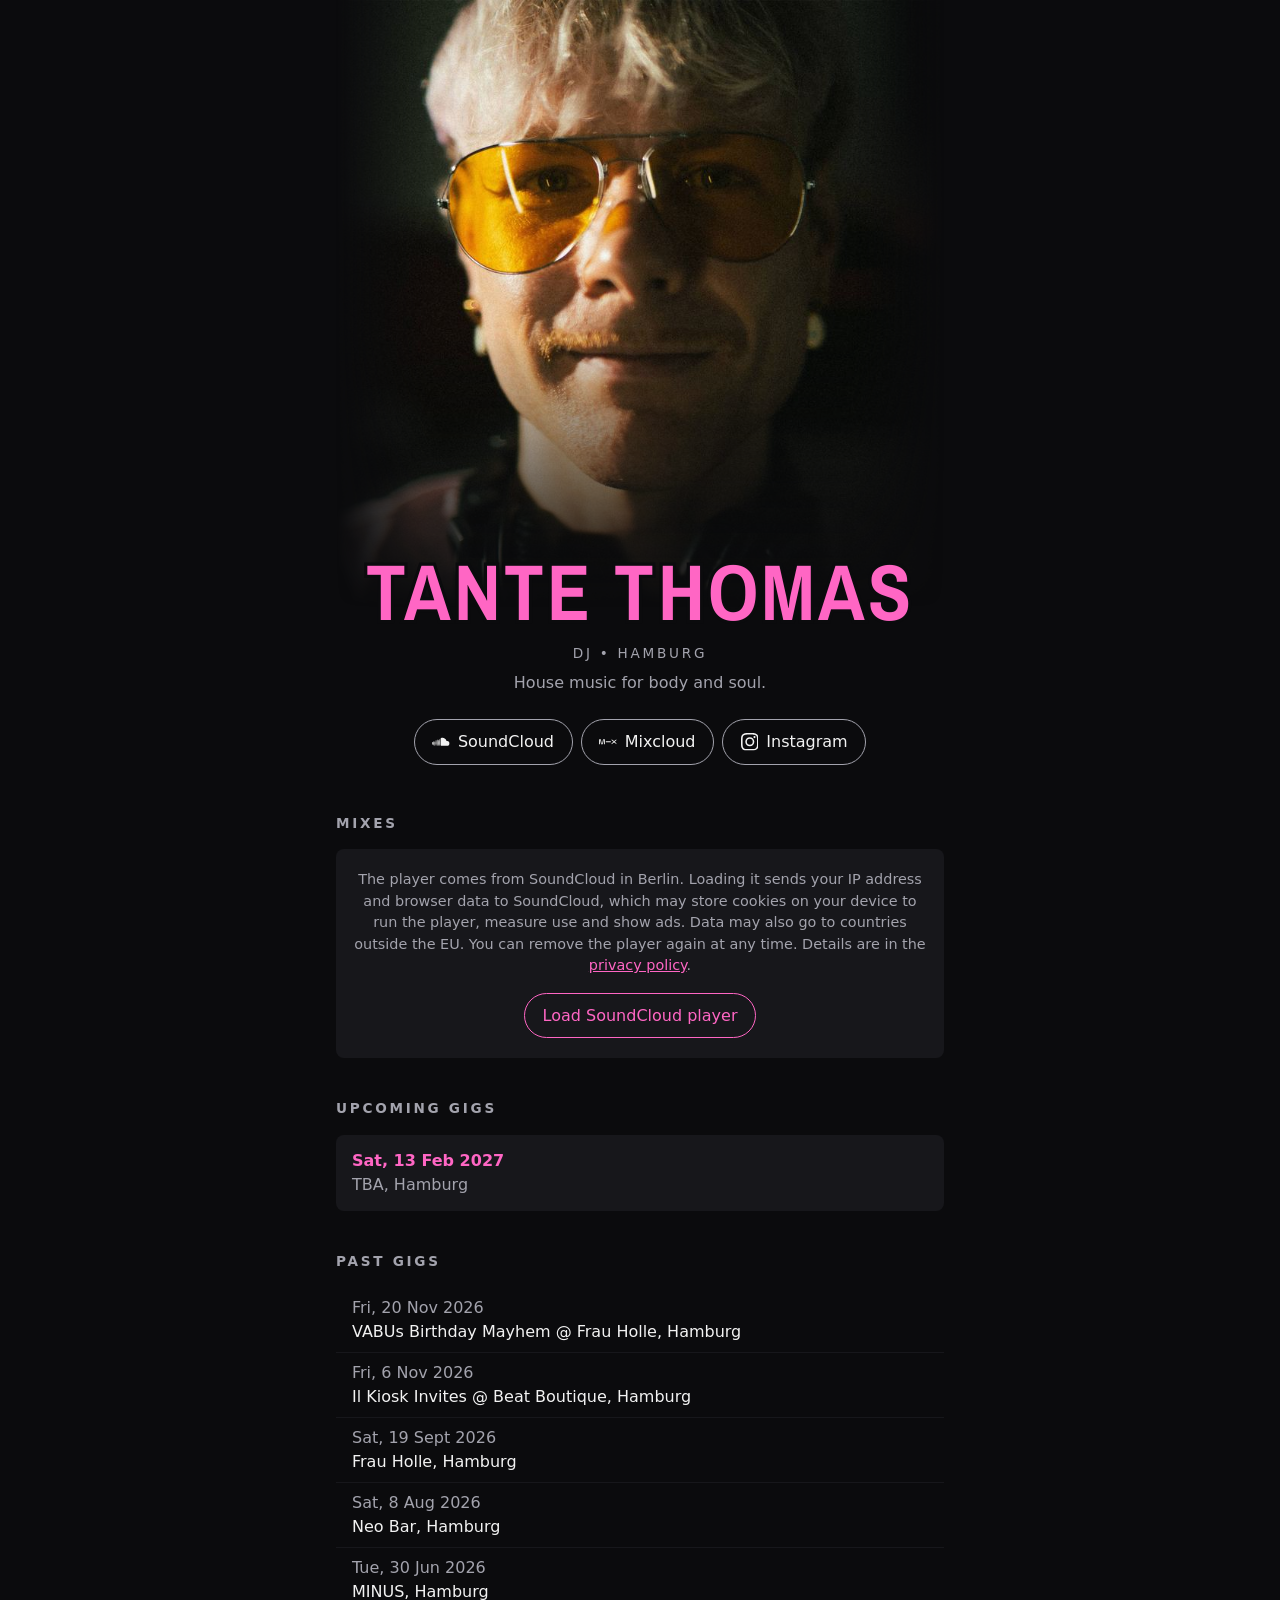
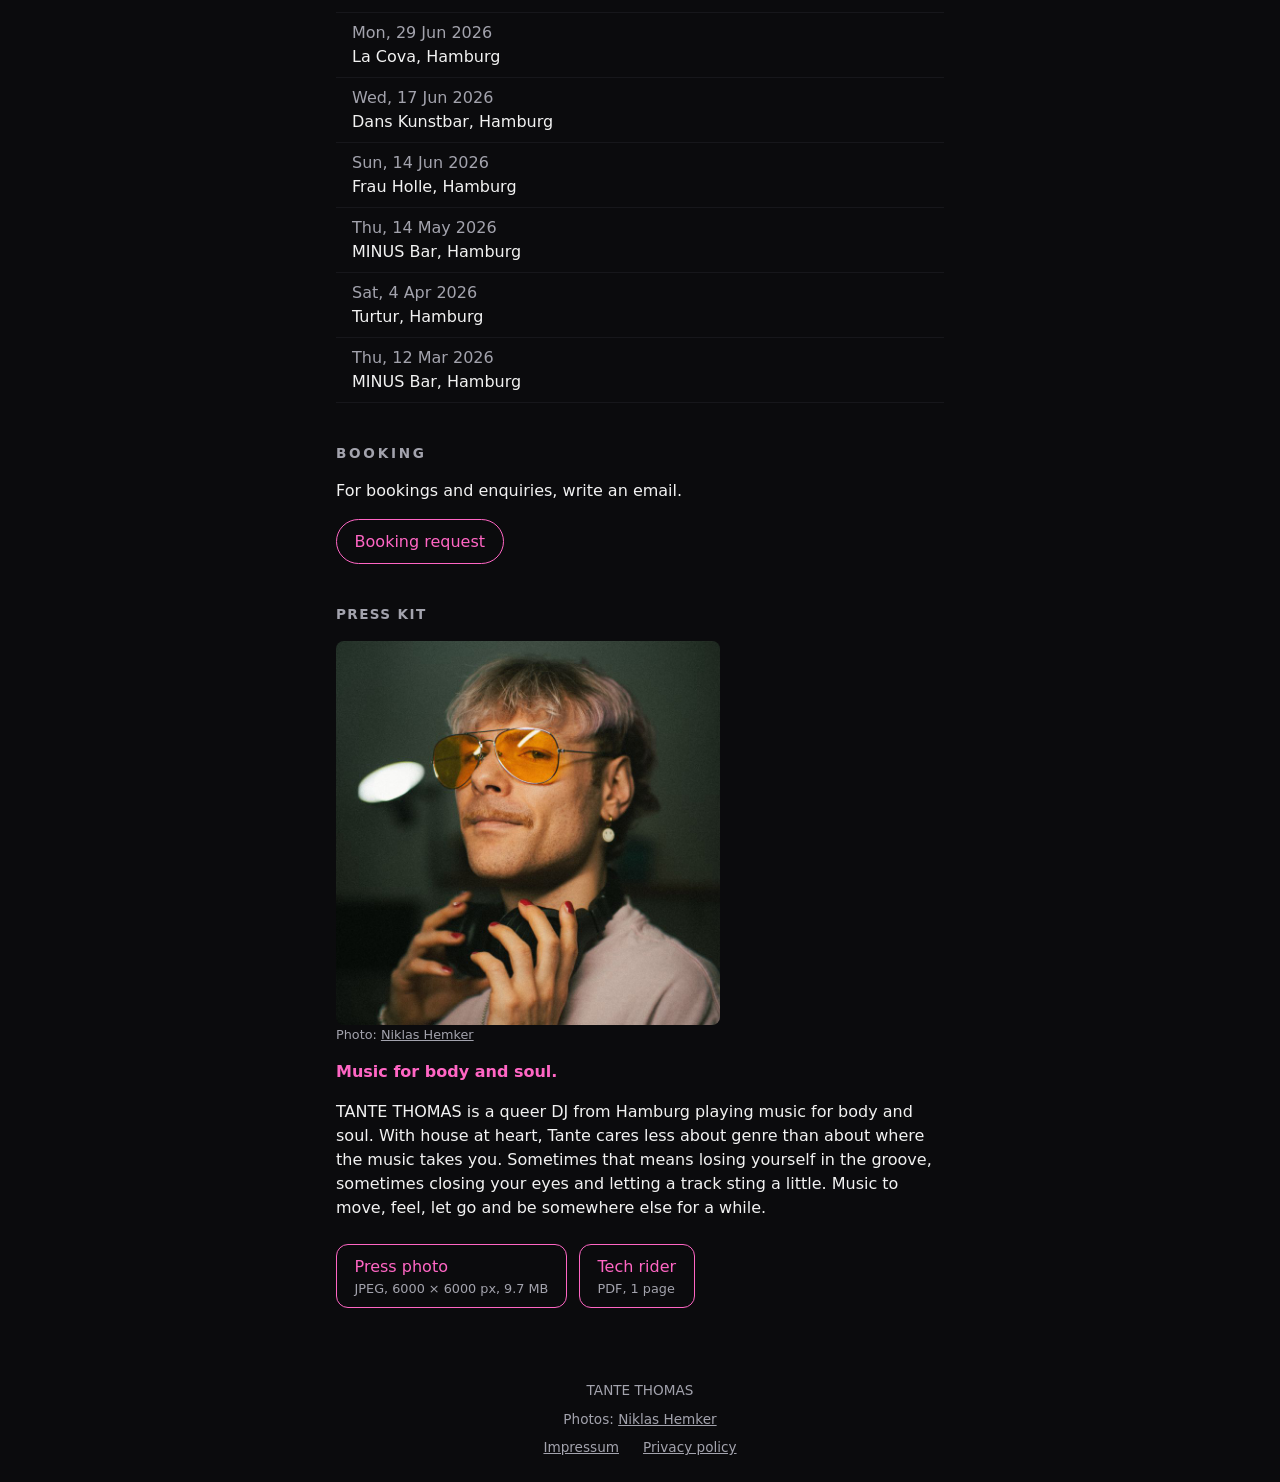
<file: site/index.html>
<!doctype html>
<html lang="en">
<head>
  <meta charset="utf-8">
  <meta name="viewport" content="width=device-width, initial-scale=1">
  <meta name="description" content="DJ TANTE THOMAS from Hamburg. House music for body and soul. Mixes, gigs and booking.">
  <meta name="color-scheme" content="dark">
  <title>TANTE THOMAS</title>
  <!-- The preview card a shared link shows (Open Graph, read by WhatsApp, Instagram and others; Twitter card for X).
       Link previews need absolute URLs. The photo is square, so the small "summary" card shows it uncropped. -->
  <meta property="og:type" content="website">
  <meta property="og:url" content="https://tante-thomas.github.io/">
  <meta property="og:title" content="TANTE THOMAS">
  <meta property="og:description" content="DJ from Hamburg. House music for body and soul. Mixes, gigs and booking.">
  <meta property="og:image" content="https://tante-thomas.github.io/press/tante-thomas-press-photo-800.jpg">
  <meta property="og:image:type" content="image/jpeg">
  <meta property="og:image:width" content="800">
  <meta property="og:image:height" content="800">
  <meta property="og:image:alt" content="TANTE THOMAS in orange aviator sunglasses, holding headphones around the neck">
  <meta name="twitter:card" content="summary">
  <meta name="twitter:title" content="TANTE THOMAS">
  <meta name="twitter:description" content="DJ from Hamburg. House music for body and soul. Mixes, gigs and booking.">
  <meta name="twitter:image" content="https://tante-thomas.github.io/press/tante-thomas-press-photo-800.jpg">
  <meta name="twitter:image:alt" content="TANTE THOMAS in orange aviator sunglasses, holding headphones around the neck">
  <!-- Loaded early so the wordmark does not first show in the fallback font. -->
  <link rel="preload" href="fonts/archivo-narrow-latin-700-normal.woff2" as="font" type="font/woff2" crossorigin>
  <link rel="stylesheet" href="style.css">
  <script src="gigs.js" defer></script>
  <script src="player.js" defer></script>
</head>
<body>
  <main>
    <header class="hero">
      <img class="hero-photo" src="images/hero-800.jpg"
        srcset="images/hero-800.jpg 800w, images/hero-1280.jpg 1280w" sizes="(min-width: 40rem) 40rem, 100vw"
        width="800" height="800" alt="TANTE THOMAS in orange aviator sunglasses, close up">
      <h1 class="wordmark">TANTE THOMAS</h1>
      <p class="role">DJ • Hamburg</p>
      <p class="genre">House music for body and soul.</p>
      <ul class="links">
        <li><a href="https://soundcloud.com/tantethomas"><svg class="icon" aria-hidden="true"><use href="icons.svg#soundcloud"></use></svg>SoundCloud</a></li>
        <li><a href="https://www.mixcloud.com/TanteThomas/"><svg class="icon" aria-hidden="true"><use href="icons.svg#mixcloud"></use></svg>Mixcloud</a></li>
        <li><a href="https://www.instagram.com/tante.thomas.dj/"><svg class="icon" aria-hidden="true"><use href="icons.svg#instagram"></use></svg>Instagram</a></li>
      </ul>
    </header>

    <section aria-labelledby="mixes-heading">
      <h2 id="mixes-heading">Mixes</h2>
      <!-- The profile player lists the newest uploads, so a new mix needs no change here.
           46170096 is the user ID of soundcloud.com/tantethomas, from SoundCloud's oEmbed answer.
           player.js inserts the player only after the click (privacy.html, "SoundCloud player"). -->
      <div id="player-consent" class="player-consent"
        data-player-source="https://w.soundcloud.com/player/?visual=true&amp;url=https%3A%2F%2Fapi.soundcloud.com%2Fusers%2F46170096&amp;show_artwork=true">
        <p>The player comes from SoundCloud in Berlin. Loading it sends your IP address and browser data to SoundCloud,
          which may store cookies on your device to run the player, measure use and show ads.
          Data may also go to countries outside the EU. You can remove the player again at any time.
          Details are in the <a href="privacy.html#soundcloud">privacy policy</a>.</p>
        <button id="load-player" class="button" type="button">Load SoundCloud player</button>
      </div>
      <button id="unload-player" class="unload-player" type="button" hidden>Remove SoundCloud player</button>
    </section>

    <section aria-labelledby="gigs-heading">
      <h2 id="gigs-heading">Upcoming gigs</h2>
      <!-- Both gig lists are filled by gigs.js from gigs.csv. -->
      <ul id="gig-list" class="gig-list"></ul>
      <p id="gig-status" aria-live="polite">Loading gigs …</p>
    </section>

    <section id="past-gigs" aria-labelledby="past-gigs-heading" hidden>
      <h2 id="past-gigs-heading">Past gigs</h2>
      <ul id="past-gig-list" class="gig-list past"></ul>
    </section>

    <section class="booking" aria-labelledby="booking-heading">
      <h2 id="booking-heading">Booking</h2>
      <p>For bookings and enquiries, write an email.</p>
      <a class="button" href="mailto:thomaswening94@gmail.com?subject=Booking%20request">Booking request</a>

      <!-- The files live in site/press/. docs/development.md says how to replace them. -->
      <div class="press-kit">
        <h3>Press kit</h3>
        <img class="press-photo" src="press/tante-thomas-press-photo-800.jpg" width="800" height="800" loading="lazy"
          alt="TANTE THOMAS in orange aviator sunglasses, holding headphones around the neck">
        <p class="photo-credit">Photo: <a href="https://www.instagram.com/niklas_schniklas/">Niklas Hemker</a></p>
        <p class="genre-line">Music for body and soul.</p>
        <p>TANTE THOMAS is a queer DJ from Hamburg playing music for body and soul. With house at heart,
          Tante cares less about genre than about where the music takes you. Sometimes that means losing yourself
          in the groove, sometimes closing your eyes and letting a track sting a little. Music to move, feel,
          let go and be somewhere else for a while.</p>
        <ul class="downloads">
          <li><a class="button" href="press/tante-thomas-press-photo.jpg" download>Press photo<span class="file-info">JPEG, 6000 × 6000 px, 9.7 MB</span></a></li>
          <li><a class="button" href="press/tante-thomas-technical-rider.pdf" download>Tech rider<span class="file-info">PDF, 1 page</span></a></li>
        </ul>
      </div>
    </section>
  </main>

  <footer>
    <p>TANTE THOMAS</p>
    <p>Photos: <a href="https://www.instagram.com/niklas_schniklas/">Niklas Hemker</a></p>
    <nav aria-label="Legal"><a href="impressum.html">Impressum</a> <a href="privacy.html">Privacy policy</a></nav>
  </footer>
</body>
</html>
</file>
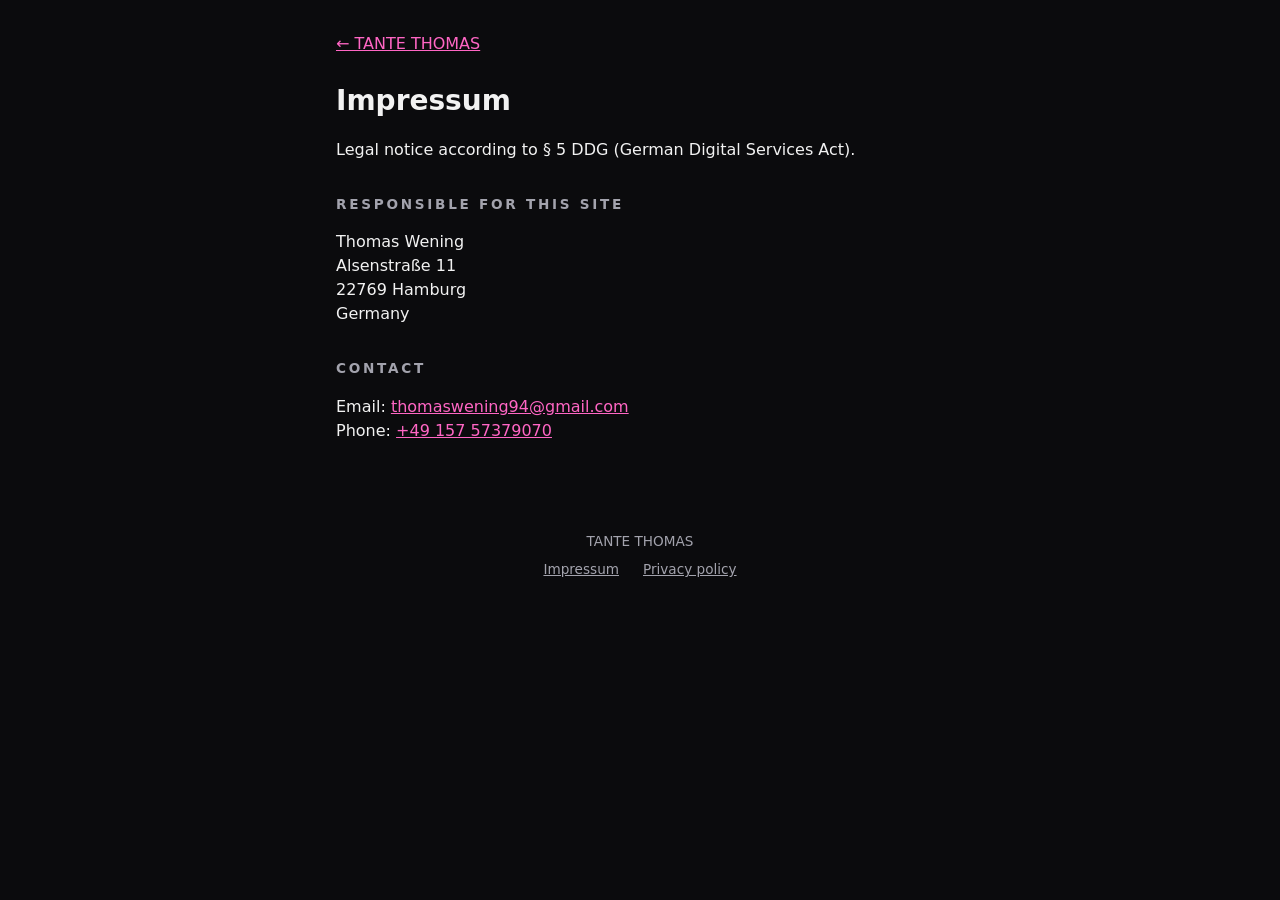
<file: site/impressum.html>
<!doctype html>
<html lang="en">
<head>
  <meta charset="utf-8">
  <meta name="viewport" content="width=device-width, initial-scale=1">
  <meta name="color-scheme" content="dark">
  <meta name="robots" content="noindex">
  <title>Impressum · TANTE THOMAS</title>
  <link rel="stylesheet" href="style.css">
</head>
<body>
  <main class="legal">
    <a href="./">← TANTE THOMAS</a>
    <h1>Impressum</h1>
    <p>Legal notice according to § 5 DDG (German Digital Services Act).</p>

    <h2>Responsible for this site</h2>
    <!-- § 5 DDG asks for an address where legal letters can be served, so no PO box. -->
    <address>
      Thomas Wening<br>
      Alsenstraße 11<br>
      22769 Hamburg<br>
      Germany
    </address>

    <h2>Contact</h2>
    <!-- § 5 DDG asks for a second fast, direct contact besides email (CJEU C-298/07). -->
    <p>Email: <a href="mailto:thomaswening94@gmail.com">thomaswening94@gmail.com</a><br>
      Phone: <a href="tel:+4915757379070">+49 157 57379070</a></p>
  </main>

  <footer>
    <p>TANTE THOMAS</p>
    <nav aria-label="Legal"><a href="impressum.html">Impressum</a> <a href="privacy.html">Privacy policy</a></nav>
  </footer>
</body>
</html>
</file>
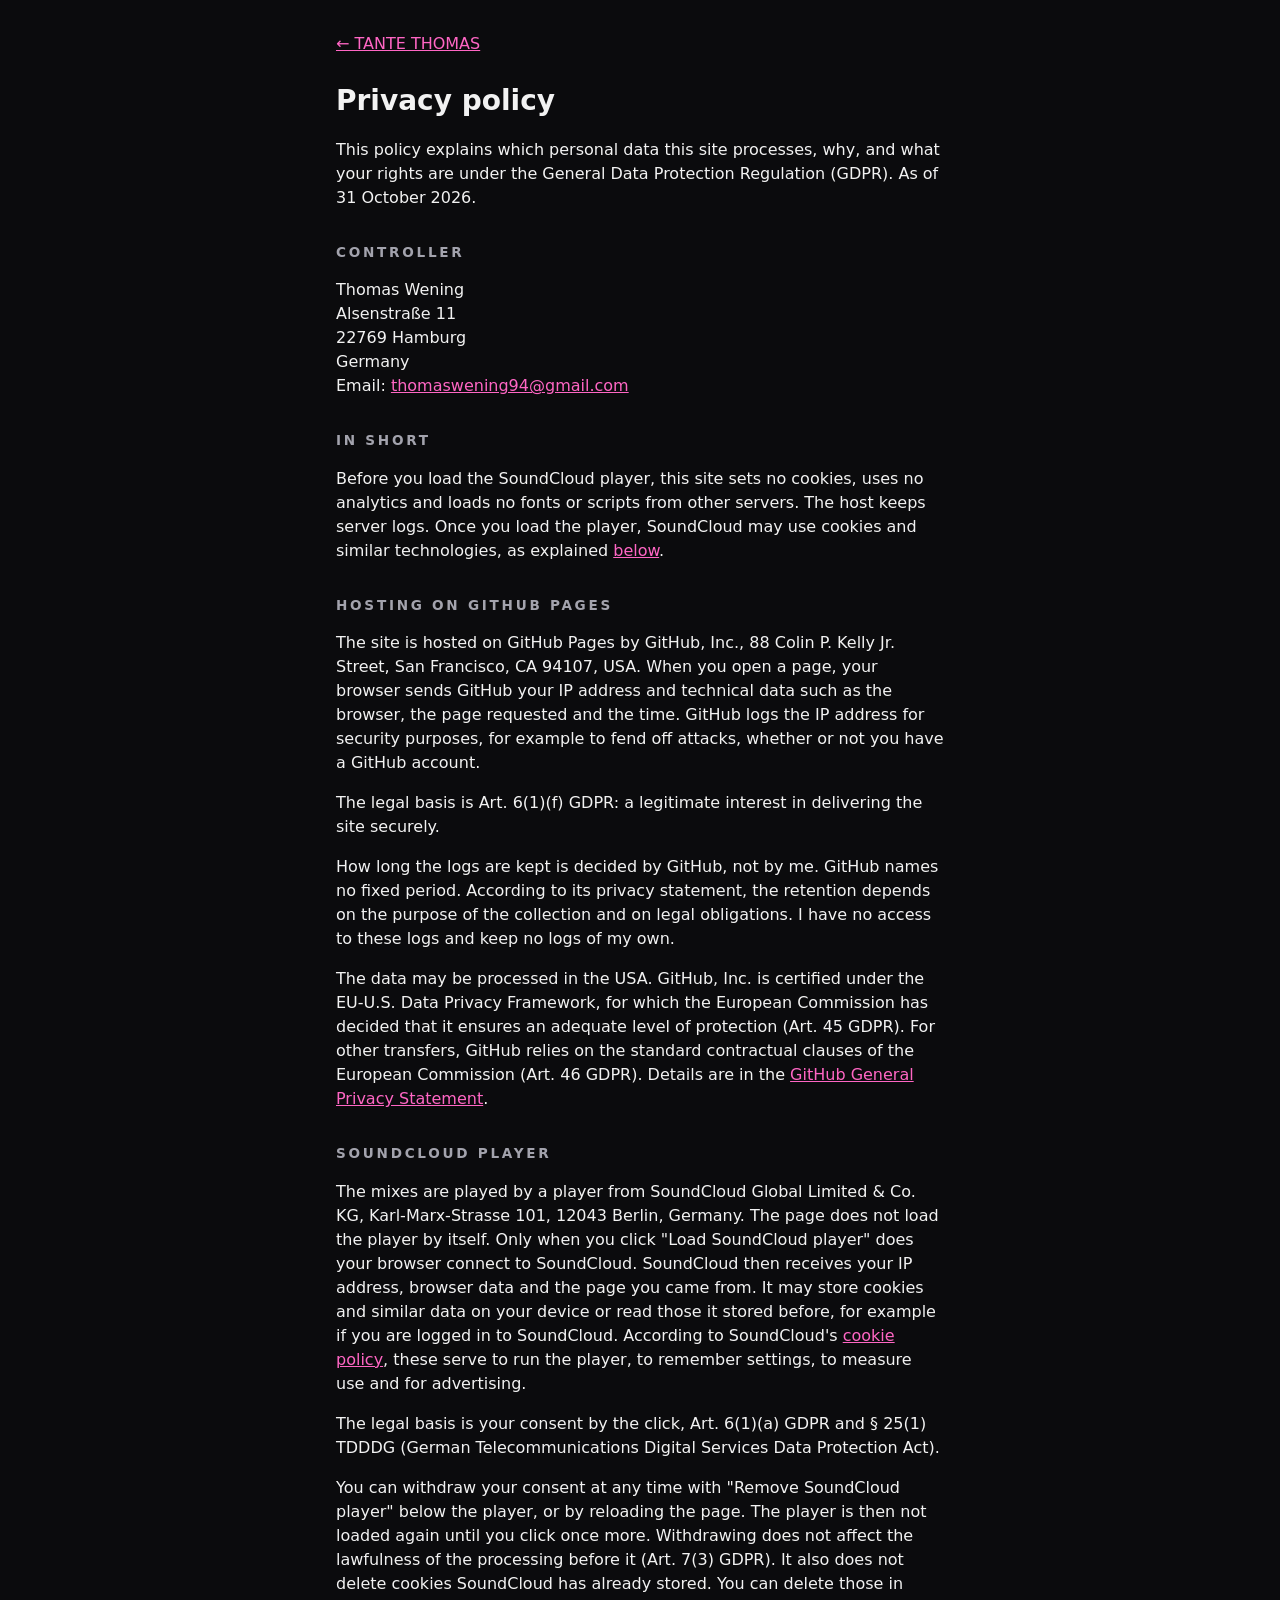
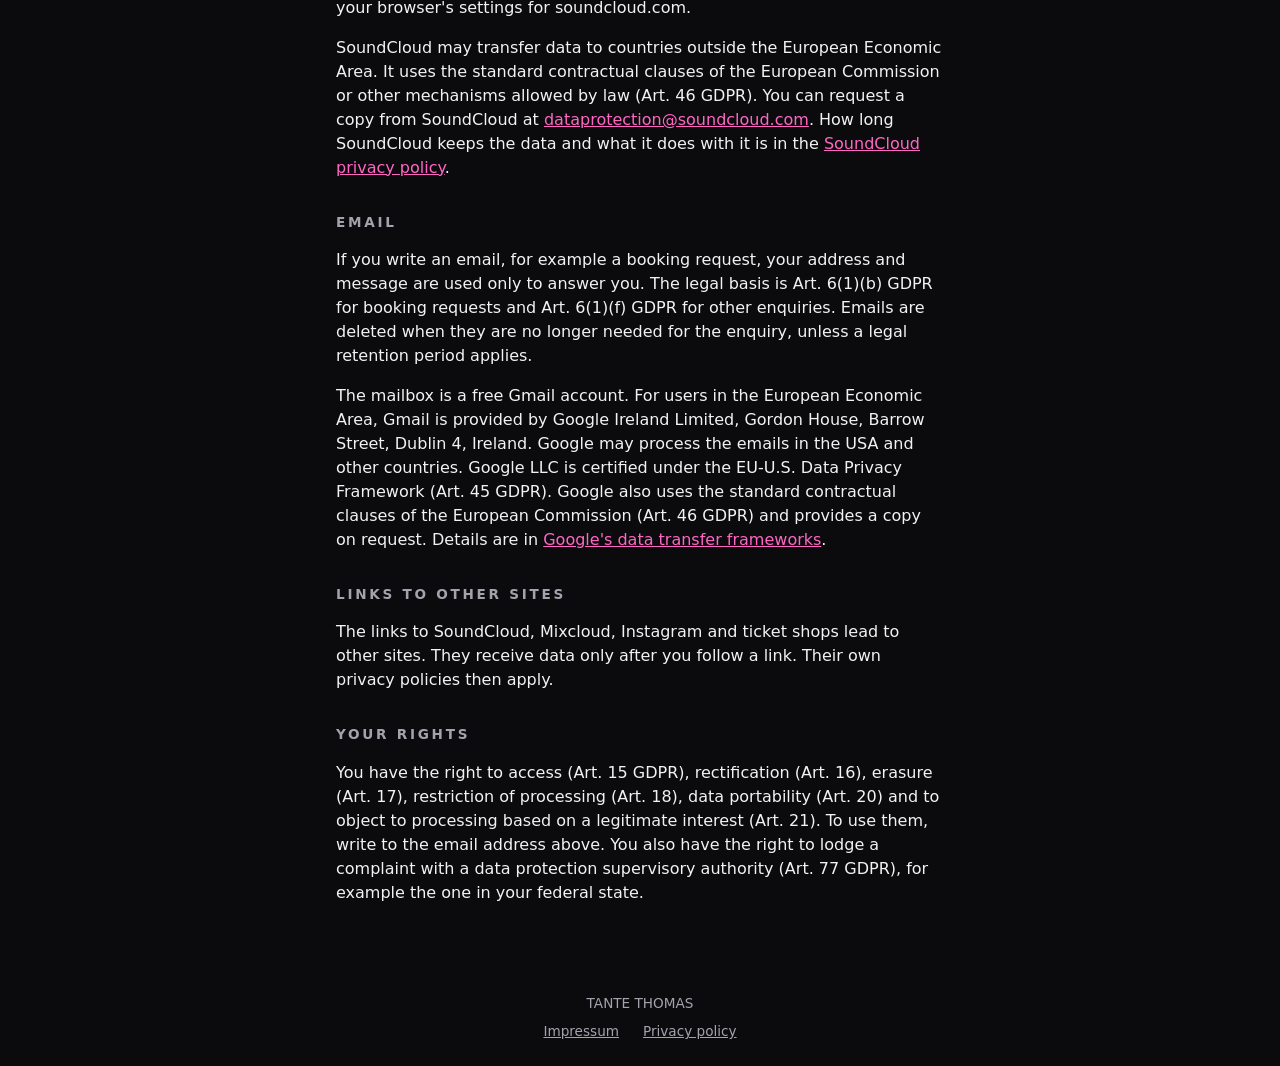
<file: site/privacy.html>
<!doctype html>
<html lang="en">
<head>
  <meta charset="utf-8">
  <meta name="viewport" content="width=device-width, initial-scale=1">
  <meta name="color-scheme" content="dark">
  <meta name="robots" content="noindex">
  <title>Privacy policy · TANTE THOMAS</title>
  <link rel="stylesheet" href="style.css">
</head>
<body>
  <main class="legal">
    <a href="./">← TANTE THOMAS</a>
    <h1>Privacy policy</h1>
    <p>This policy explains which personal data this site processes, why, and what your rights are under the
      General Data Protection Regulation (GDPR). As of 31 October 2026.</p>

    <h2>Controller</h2>
    <address>
      Thomas Wening<br>
      Alsenstraße 11<br>
      22769 Hamburg<br>
      Germany<br>
      Email: <a href="mailto:thomaswening94@gmail.com">thomaswening94@gmail.com</a>
    </address>

    <h2>In short</h2>
    <p>Before you load the SoundCloud player, this site sets no cookies, uses no analytics and loads no fonts or scripts
      from other servers. The host keeps server logs. Once you load the player, SoundCloud may use cookies and similar
      technologies, as explained <a href="#soundcloud">below</a>.</p>

    <h2 id="hosting">Hosting on GitHub Pages</h2>
    <p>The site is hosted on GitHub Pages by GitHub, Inc., 88 Colin P. Kelly Jr. Street, San Francisco, CA 94107, USA.
      When you open a page, your browser sends GitHub your IP address and technical data such as the browser,
      the page requested and the time. GitHub logs the IP address for security purposes, for example to fend off attacks,
      whether or not you have a GitHub account.</p>
    <p>The legal basis is Art. 6(1)(f) GDPR: a legitimate interest in delivering the site securely.</p>
    <p>How long the logs are kept is decided by GitHub, not by me. GitHub names no fixed period. According to its privacy
      statement, the retention depends on the purpose of the collection and on legal obligations.
      I have no access to these logs and keep no logs of my own.</p>
    <p>The data may be processed in the USA. GitHub, Inc. is certified under the EU-U.S. Data Privacy Framework,
      for which the European Commission has decided that it ensures an adequate level of protection (Art. 45 GDPR).
      For other transfers, GitHub relies on the standard contractual clauses of the European Commission (Art. 46 GDPR).
      Details are in the <a href="https://docs.github.com/en/site-policy/privacy-policies/github-general-privacy-statement">GitHub
      General Privacy Statement</a>.</p>

    <h2 id="soundcloud">SoundCloud player</h2>
    <p>The mixes are played by a player from SoundCloud Global Limited &amp; Co. KG, Karl-Marx-Strasse 101, 12043 Berlin, Germany.
      The page does not load the player by itself. Only when you click "Load SoundCloud player" does your browser
      connect to SoundCloud. SoundCloud then receives your IP address, browser data and the page you came from.
      It may store cookies and similar data on your device or read those it stored before, for example if you are logged in to SoundCloud.
      According to SoundCloud's <a href="https://soundcloud.com/pages/cookies">cookie policy</a>, these serve to run the player,
      to remember settings, to measure use and for advertising.</p>
    <p>The legal basis is your consent by the click, Art. 6(1)(a) GDPR and § 25(1) TDDDG (German Telecommunications
      Digital Services Data Protection Act).</p>
    <p>You can withdraw your consent at any time with "Remove SoundCloud player" below the player, or by reloading the page.
      The player is then not loaded again until you click once more. Withdrawing does not affect the lawfulness of the
      processing before it (Art. 7(3) GDPR). It also does not delete cookies SoundCloud has already stored.
      You can delete those in your browser's settings for soundcloud.com.</p>
    <p>SoundCloud may transfer data to countries outside the European Economic Area. It uses the standard contractual clauses
      of the European Commission or other mechanisms allowed by law (Art. 46 GDPR). You can request a copy from SoundCloud
      at <a href="mailto:dataprotection@soundcloud.com">dataprotection@soundcloud.com</a>.
      How long SoundCloud keeps the data and what it does with it is in the
      <a href="https://soundcloud.com/pages/privacy">SoundCloud privacy policy</a>.</p>

    <h2 id="email">Email</h2>
    <p>If you write an email, for example a booking request, your address and message are used only to answer you.
      The legal basis is Art. 6(1)(b) GDPR for booking requests and Art. 6(1)(f) GDPR for other enquiries.
      Emails are deleted when they are no longer needed for the enquiry, unless a legal retention period applies.</p>
    <p>The mailbox is a free Gmail account. For users in the European Economic Area, Gmail is provided by Google Ireland Limited,
      Gordon House, Barrow Street, Dublin 4, Ireland. Google may process the emails in the USA and other countries.
      Google LLC is certified under the EU-U.S. Data Privacy Framework (Art. 45 GDPR). Google also uses the standard
      contractual clauses of the European Commission (Art. 46 GDPR) and provides a copy on request.
      Details are in <a href="https://policies.google.com/privacy/frameworks">Google's data transfer frameworks</a>.</p>

    <h2 id="links">Links to other sites</h2>
    <p>The links to SoundCloud, Mixcloud, Instagram and ticket shops lead to other sites. They receive data only after you
      follow a link. Their own privacy policies then apply.</p>

    <h2 id="rights">Your rights</h2>
    <p>You have the right to access (Art. 15 GDPR), rectification (Art. 16), erasure (Art. 17), restriction of processing
      (Art. 18), data portability (Art. 20) and to object to processing based on a legitimate interest (Art. 21).
      To use them, write to the email address above. You also have the right to lodge a complaint with a data protection
      supervisory authority (Art. 77 GDPR), for example the one in your federal state.</p>
  </main>

  <footer>
    <p>TANTE THOMAS</p>
    <nav aria-label="Legal"><a href="impressum.html">Impressum</a> <a href="privacy.html">Privacy policy</a></nav>
  </footer>
</body>
</html>
</file>
<file: site/style.css>
/* Dark and mobile-first (docs/brief.md). Wider screens only widen the column. */

:root {
  --background: #0b0b0d;
  --surface: #17171b;
  --text: #f2f2f2;
  --muted: #a3a3ad;
  /* The signature pink of the SoundCloud set covers, for the wordmark, links, buttons and gig dates. */
  --accent: #ff66c4;
  --column-width: 40rem;
  --gutter: 1rem;
}

*,
*::before,
*::after {
  box-sizing: border-box;
}

body {
  margin: 0;
  background: var(--background);
  color: var(--text);
  font-family: system-ui, -apple-system, "Segoe UI", Roboto, sans-serif;
  line-height: 1.5;
}

main {
  max-width: var(--column-width);
  margin: 0 auto;
  padding: 0 var(--gutter) 3rem;
}

a {
  color: var(--accent);
}

section {
  margin-top: 2.5rem;
}

h2 {
  margin: 0 0 1rem;
  font-size: 0.85rem;
  letter-spacing: 0.2em;
  text-transform: uppercase;
  color: var(--muted);
}

/* Self-hosted, so the page asks no font service for it (privacy.html, "In short").
   Archivo Narrow by Omnibus-Type, SIL Open Font License 1.1 (fonts/OFL.txt).
   "block" hides the wordmark until the font has loaded: the wider fallback font
   would not fit on a phone and would make the page scroll sideways for a moment. */
@font-face {
  font-family: "Archivo Narrow";
  src: url("fonts/archivo-narrow-latin-700-normal.woff2") format("woff2");
  font-weight: 700;
  font-style: normal;
  font-display: block;
}

.hero {
  container-type: inline-size;
  padding: 0 0 0.5rem;
  text-align: center;
}

/* The photo runs to the screen edges on phones and fades into the page at the bottom,
   so the wordmark can sit on the faded part. On wide screens it keeps to the column. */
.hero-photo {
  display: block;
  width: calc(100% + 2 * var(--gutter));
  height: auto;
  max-height: 75vh;
  margin: 0 calc(-1 * var(--gutter));
  object-fit: cover;
  object-position: 50% 30%;
  -webkit-mask-image: linear-gradient(to bottom, black 55%, transparent);
  mask-image: linear-gradient(to bottom, black 55%, transparent);
}

/* Inside the column the sides fade as well, so the photo has no hard edges. */
@media (min-width: 42rem) {
  .hero-photo {
    width: 100%;
    margin: 0;
    -webkit-mask-image:
      linear-gradient(to bottom, black 55%, transparent),
      linear-gradient(to right, transparent, black 15%, black 85%, transparent);
    -webkit-mask-composite: source-in;
    mask-image:
      linear-gradient(to bottom, black 55%, transparent),
      linear-gradient(to right, transparent, black 15%, black 85%, transparent);
    mask-composite: intersect;
  }
}

/* Wordmark until a logo exists, lettered like the SoundCloud set covers: Archivo Narrow
   in the cover pink with a thin dark outline. paint-order draws the outline behind the
   fill, so it widens the letters instead of eating into them. The set name is about
   6.9 times as wide as the font size, so 13cqi (90 % of the column) keeps it on one line at every width. */
.wordmark {
  position: relative;
  margin: -3.5rem 0 0;
  font-family: "Archivo Narrow", system-ui, sans-serif;
  font-size: clamp(2.25rem, 13cqi, 5.5rem);
  font-weight: 700;
  letter-spacing: 0.04em;
  line-height: 1;
  white-space: nowrap;
  color: var(--accent);
  -webkit-text-stroke: 0.08em var(--background);
  paint-order: stroke fill;
}

/* "DJ • Hamburg" under the wordmark, as in the SoundCloud profile. */
.role {
  margin: 0.75rem 0 0;
  font-size: 0.85rem;
  letter-spacing: 0.2em;
  text-transform: uppercase;
  color: var(--muted);
}

.genre {
  margin: 0.5rem 0 0;
  color: var(--muted);
}

.links {
  display: flex;
  flex-wrap: wrap;
  justify-content: center;
  gap: 0.5rem;
  margin: 1.5rem 0 0;
  padding: 0;
  list-style: none;
}

.links a {
  display: inline-flex;
  align-items: center;
  gap: 0.5rem;
}

.icon {
  width: 1.1em;
  height: 1.1em;
  fill: currentColor;
}

.links a,
.button {
  padding: 0.6rem 1.1rem;
  border: 1px solid var(--muted);
  border-radius: 999px;
  color: var(--text);
  text-decoration: none;
}

.links a:hover,
.links a:focus-visible,
.button:hover,
.button:focus-visible {
  border-color: var(--accent);
  color: var(--accent);
}

.player {
  display: block;
  width: 100%;
  height: 450px;
  border: 0;
  border-radius: 0.5rem;
}

/* The notice and the "Load SoundCloud player" button, shown until the visitor loads the player. */
.player-consent {
  padding: 1.25rem 1rem;
  background: var(--surface);
  border-radius: 0.5rem;
  text-align: center;
}

.player-consent p {
  margin: 0 0 1rem;
  font-size: 0.9rem;
  color: var(--muted);
}

/* No display rule here, so the hidden attribute keeps working. */
.unload-player {
  margin-top: 0.5rem;
  padding: 0;
  border: 0;
  background: none;
  color: var(--muted);
  font: inherit;
  font-size: 0.85rem;
  text-decoration: underline;
  cursor: pointer;
}

.gig-list {
  margin: 0;
  padding: 0;
  list-style: none;
}

.gig-list li {
  display: grid;
  grid-template-columns: 1fr auto;
  gap: 0 1rem;
  padding: 0.9rem 1rem;
  margin-bottom: 0.5rem;
  background: var(--surface);
  border-radius: 0.5rem;
}

.gig-list time {
  font-weight: 700;
  color: var(--accent);
}

.gig-place {
  grid-column: 1;
  color: var(--muted);
}

.gig-list li a {
  grid-column: 2;
  grid-row: 1 / span 2;
  align-self: center;
}

/* Past gigs are a record for bookers, so they take less room than upcoming ones. */
.gig-list.past li {
  padding: 0.5rem 1rem;
  background: none;
  border-bottom: 1px solid var(--surface);
  border-radius: 0;
  margin: 0;
}

.gig-list.past time {
  color: var(--muted);
  font-weight: 400;
}

.gig-list.past .gig-place {
  color: var(--text);
}

#gig-status {
  color: var(--muted);
}

.booking p {
  margin: 0 0 1rem;
}

/* The press kit sits inside the booking section, so its heading is one step quieter than the section's. */
.press-kit {
  margin-top: 2.5rem;
}

.press-kit h3 {
  margin: 0 0 1rem;
  font-size: 0.85rem;
  letter-spacing: 0.1em;
  text-transform: uppercase;
  color: var(--muted);
}

/* The width and height attributes only reserve the space. This keeps the photo inside the column
   and, on wide screens, smaller than the screen's height. */
.press-photo {
  display: block;
  width: 100%;
  max-width: 24rem;
  height: auto;
  border-radius: 0.5rem;
}

.photo-credit {
  margin: 0.4rem 0 0;
  font-size: 0.8rem;
  color: var(--muted);
}

.photo-credit a {
  color: var(--muted);
}

.genre-line {
  margin: 1rem 0 0.5rem;
  font-weight: 700;
  color: var(--accent);
}

.downloads {
  display: flex;
  flex-wrap: wrap;
  gap: 0.75rem;
  margin: 1.5rem 0 0;
  padding: 0;
  list-style: none;
}

.downloads .button {
  border-radius: 0.75rem;
}

.file-info {
  display: block;
  font-size: 0.8rem;
  color: var(--muted);
}

.button {
  display: inline-block;
  border-color: var(--accent);
  background: none;
  color: var(--accent);
  font: inherit;
  cursor: pointer;
}

footer {
  padding: 1.5rem var(--gutter);
  text-align: center;
  font-size: 0.85rem;
  color: var(--muted);
}

footer p {
  margin: 0 0 0.5rem;
}

footer nav {
  display: flex;
  justify-content: center;
  gap: 1.5rem;
}

footer a {
  color: var(--muted);
}

/* The Impressum and the privacy policy: running text with a link back to the page. */
.legal {
  padding-top: 2rem;
}

.legal h1 {
  margin: 1.5rem 0 1rem;
  font-size: 1.75rem;
}

.legal h2 {
  margin-top: 2rem;
}

.legal address {
  font-style: normal;
}

.legal a {
  overflow-wrap: anywhere;
}
</file>
